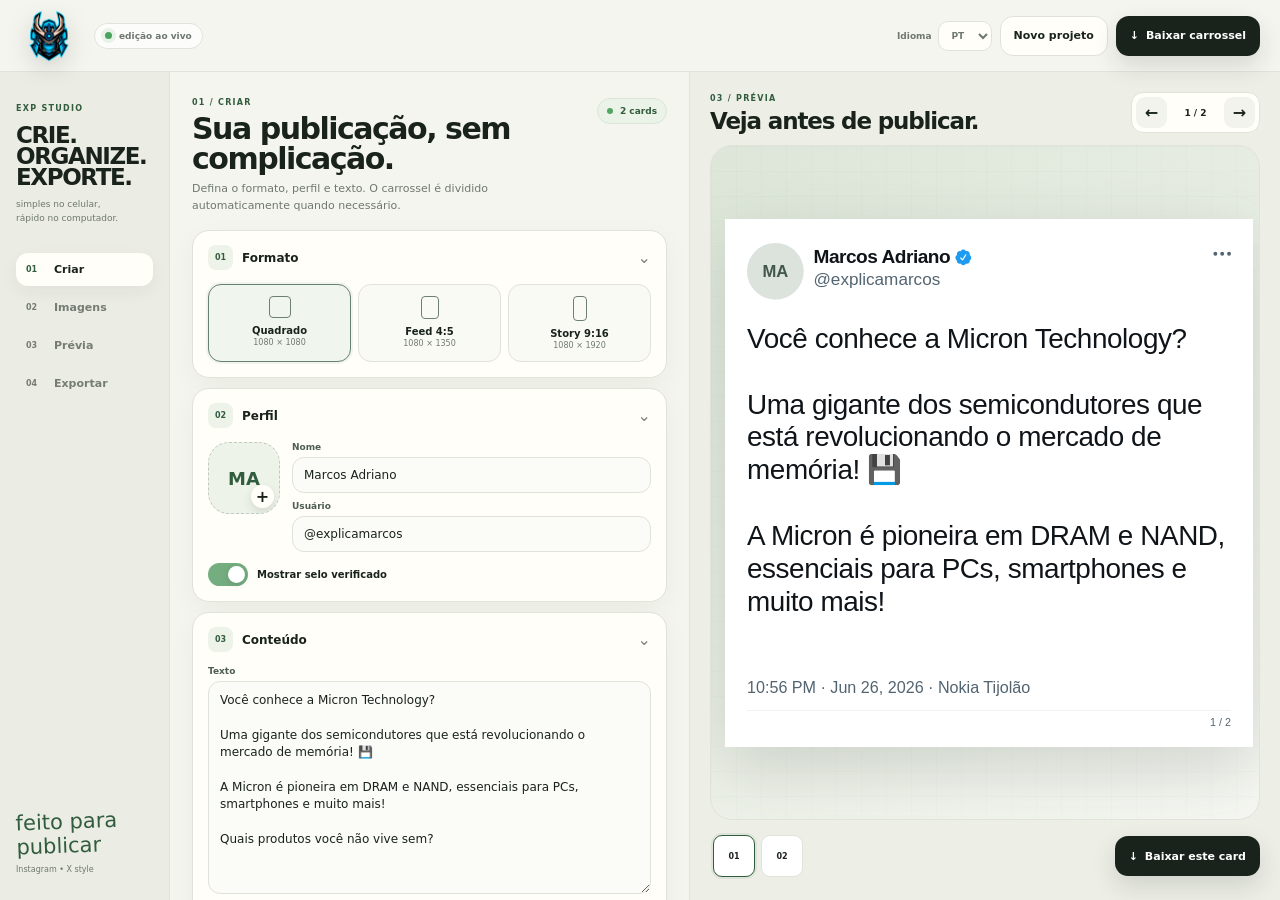
<file: index.html>
<!doctype html>
<html lang="pt-BR">
<head>
  <meta charset="utf-8">
  <meta name="viewport" content="width=device-width,initial-scale=1,viewport-fit=cover">
  <meta name="theme-color" content="#f4f5ee">
  <title>Explica Studio Ultra V14 — Carrosséis estilo X</title>
  <meta name="description" content="Crie posts e carrosséis estilo X para Instagram, com imagens por card e exportação em alta resolução.">
  <link rel="icon" type="image/png" sizes="32x32" href="assets/favicon/logo32.png">
  <link rel="icon" type="image/png" sizes="16x16" href="assets/favicon/logo16.png">
  <link rel="shortcut icon" href="assets/favicon/favicon.ico">
  <link rel="apple-touch-icon" href="assets/favicon/logo192.png">
  <link rel="stylesheet" href="css/style.css?v=14.0.0">
</head>
<body>
  <div class="app">
    <header class="topbar">
      <button class="brand brand-logo-only" type="button" id="brandBtn" aria-label="Explica Studio">
        <span class="brand-icon"><img src="assets/logo.png?v=14.0.0" alt="Explica Studio"></span>
      </button>
      <div class="topbar-status">
        <span class="live-dot"></span><span data-i18n="autosave">edição ao vivo</span>
      </div>
      <div class="topbar-actions desktop-only">
        <label class="mini-select"><span data-i18n="language">Idioma</span><select id="languageSelect"><option value="pt-BR">PT</option><option value="en">EN</option><option value="es">ES</option><option value="fr">FR</option><option value="de">DE</option></select></label>
        <button class="btn btn-light" id="resetBtn" type="button" data-i18n="newProject">Novo projeto</button>
        <button class="btn btn-dark" id="downloadAllTopBtn" type="button"><span>↓</span><span data-i18n="downloadAll">Baixar carrossel</span></button>
      </div>
    </header>

    <main class="workspace" id="workspace">
      <aside class="rail desktop-only" aria-label="Seções">
        <div class="rail-intro"><small>EXP STUDIO</small><strong>CRIE.<br>ORGANIZE.<br>EXPORTE.</strong><em>simples no celular,<br>rápido no computador.</em></div>
        <nav class="rail-nav">
          <button class="rail-link active" data-view="create" type="button"><b>01</b><span data-i18n="create">Criar</span></button>
          <button class="rail-link" data-view="images" type="button"><b>02</b><span data-i18n="images">Imagens</span></button>
          <button class="rail-link" data-view="preview" type="button"><b>03</b><span data-i18n="preview">Prévia</span></button>
          <button class="rail-link" data-view="export" type="button"><b>04</b><span data-i18n="export">Exportar</span></button>
        </nav>
        <div class="rail-foot"><span class="scribble">feito para publicar</span><small>Instagram • X style</small></div>
      </aside>

      <section class="editor-area app-view active" data-view-panel="create">
        <div class="view-heading">
          <div><span class="kicker">01 / CRIAR</span><h1 data-i18n="createTitle">Sua publicação, sem complicação.</h1><p data-i18n="createLead">Defina o formato, perfil e texto. O carrossel é dividido automaticamente quando necessário.</p></div>
          <span class="step-badge"><i></i><span id="slideCountBadge">1 card</span></span>
        </div>

        <section class="card section-card" id="formatCard">
          <button class="section-head" type="button" data-collapse="formatBody"><span><b>01</b><strong data-i18n="format">Formato</strong></span><i>⌄</i></button>
          <div class="section-body" id="formatBody">
            <div class="format-picker">
              <button class="format-btn active" data-format="square" type="button"><i class="ratio square"></i><span><strong data-i18n="square">Quadrado</strong><small>1080 × 1080</small></span></button>
              <button class="format-btn" data-format="portrait" type="button"><i class="ratio portrait"></i><span><strong>Feed 4:5</strong><small>1080 × 1350</small></span></button>
              <button class="format-btn" data-format="story" type="button"><i class="ratio story"></i><span><strong>Story 9:16</strong><small>1080 × 1920</small></span></button>
            </div>
          </div>
        </section>

        <section class="card section-card" id="profileCard">
          <button class="section-head" type="button" data-collapse="profileBody"><span><b>02</b><strong data-i18n="profile">Perfil</strong></span><i>⌄</i></button>
          <div class="section-body" id="profileBody">
            <div class="profile-grid">
              <label class="avatar-picker"><input id="avatarInput" type="file" accept="image/*"><span id="avatarEditor"><b>MA</b></span><em>+</em></label>
              <div class="form-stack">
                <label class="field"><span data-i18n="name">Nome</span><input id="nameInput" value="Marcos Adriano" maxlength="42"></label>
                <label class="field"><span data-i18n="handle">Usuário</span><input id="handleInput" value="@explicamarcos" maxlength="42"></label>
              </div>
            </div>
            <label class="toggle-row"><input id="verifiedInput" type="checkbox" checked><span class="toggle"></span><span data-i18n="verified">Mostrar selo verificado</span></label>
          </div>
        </section>

        <section class="card section-card" id="contentCard">
          <button class="section-head" type="button" data-collapse="contentBody"><span><b>03</b><strong data-i18n="content">Conteúdo</strong></span><i>⌄</i></button>
          <div class="section-body" id="contentBody">
            <label class="field"><span data-i18n="text">Texto</span><textarea id="bodyInput" rows="11">Você conhece a Micron Technology?

Uma gigante dos semicondutores que está revolucionando o mercado de memória! 💾

A Micron é pioneira em DRAM e NAND, essenciais para PCs, smartphones e muito mais!

Quais produtos você não vive sem?</textarea><small class="field-meta"><span><b id="charCount">0</b> <span data-i18n="characters">caracteres</span></span><span><b id="slideEstimate">1</b> <span data-i18n="cards">card(s)</span></span></small><small class="card-rule-hint card-capacity" id="capacityHint">≈ 10 linhas úteis por card neste formato</small></label>
            <div class="grid-2"><label class="field"><span data-i18n="time">Horário</span><input id="timeInput" value="10:56 PM"></label><label class="field"><span data-i18n="date">Data</span><input id="dateInput" value="Jun 26, 2026"></label></div>
            <label class="field"><span data-i18n="source">Fonte / dispositivo</span><input id="sourceInput" value="Nokia Tijolão"></label>
          </div>
        </section>

        <section class="card section-card" id="styleCard">
          <button class="section-head" type="button" data-collapse="styleBody"><span><b>04</b><strong data-i18n="appearance">Aparência</strong></span><i>⌄</i></button>
          <div class="section-body" id="styleBody">
            <div class="preset-grid">
              <button class="preset active" data-preset="classic" type="button"><i class="preset-swatch classic"></i><span><strong>X Clássico</strong><small data-i18n="classicHint">limpo e direto</small></span></button>
              <button class="preset" data-preset="explica" type="button"><i class="preset-swatch explica"></i><span><strong>Explica</strong><small data-i18n="explicaHint">verde editorial</small></span></button>
              <button class="preset" data-preset="night" type="button"><i class="preset-swatch night"></i><span><strong data-i18n="night">Noturno</strong><small data-i18n="nightHint">alto contraste</small></span></button>
            </div>
            <div class="grid-2 compact-grid">
              <label class="field"><span data-i18n="font">Fonte</span><select id="fontSelect"><option value="x">X / Sans</option><option value="system">Sistema</option><option value="rounded">Arredondada</option><option value="serif">Serif editorial</option></select></label>
              <label class="field"><span data-i18n="fontSize">Tamanho do texto</span><input id="fontSizeInput" type="range" min="42" max="74" value="57"><small class="range-value"><b id="fontSizeValue">57</b> px</small></label>
            </div>
            <details class="advanced"><summary data-i18n="advanced">Ajustes avançados</summary><div class="advanced-body">
              <div class="colors"><label><span data-i18n="canvas">Fundo</span><input id="canvasColor" type="color" value="#ffffff"></label><label><span data-i18n="cardColor">Card</span><input id="cardColor" type="color" value="#ffffff"></label><label><span data-i18n="textColor">Texto</span><input id="textColor" type="color" value="#0f1419"></label><label><span data-i18n="muted">Secundário</span><input id="mutedColor" type="color" value="#536471"></label></div>
              <div class="grid-2"><label class="field"><span data-i18n="corners">Cantos</span><input id="radiusInput" type="range" min="0" max="48" value="0"></label><label class="field"><span data-i18n="shadow">Sombra</span><input id="shadowInput" type="range" min="0" max="60" value="0"></label></div>
            </div></details>
          </div>
        </section>

        <div class="mobile-create-actions mobile-only"><button class="btn btn-light" type="button" data-mobile-view="images" data-i18n="manageImages">Gerenciar imagens</button><button class="btn btn-dark" type="button" data-mobile-view="preview" data-i18n="seePreview">Ver prévia</button></div>
      </section>

      <section class="images-area app-view" data-view-panel="images">
        <div class="view-heading"><div><span class="kicker">02 / IMAGENS</span><h2 data-i18n="imagesTitle">Uma imagem para cada card.</h2><p data-i18n="imagesLead">Adicione uma imagem geral ou personalize cada slide do carrossel.</p></div></div>
        <section class="card default-image-card">
          <div class="image-card-head"><div><strong data-i18n="defaultImage">Imagem padrão</strong><small data-i18n="defaultImageHint">Pode aparecer no primeiro card ou em todos.</small></div><button class="text-btn" id="removeDefaultImageBtn" type="button" data-i18n="remove">Remover</button></div>
          <label class="dropzone"><input id="defaultImageInput" type="file" accept="image/*"><span class="drop-icon">▧</span><span><strong data-i18n="chooseImage">Escolher imagem</strong><small id="defaultImageName">PNG, JPG ou WEBP</small></span><em>+</em></label>
          <div class="grid-2"><label class="field"><span data-i18n="position">Posição</span><select id="imageLayoutSelect"><option value="below" data-i18n-option="below">Abaixo do texto</option><option value="side" data-i18n-option="side">Ao lado do texto</option></select></label><label class="field"><span data-i18n="applyImage">Aplicar</span><select id="defaultImageMode"><option value="first" data-i18n-option="first">Somente no 1º card</option><option value="all" data-i18n-option="all">Em todos os cards</option></select></label></div>
        </section>
        <div class="cards-manager-head"><div><strong data-i18n="carouselCards">Cards do carrossel</strong><small data-i18n="carouselImagesHint">Toque em um card para trocar sua imagem.</small></div><span id="managerCount">1</span></div>
        <div class="cards-manager" id="cardsManager"></div>
      </section>

      <section class="preview-area app-view" data-view-panel="preview">
        <div class="preview-head">
          <div><span class="kicker">03 / PRÉVIA</span><h2 data-i18n="previewTitle">Veja antes de publicar.</h2></div>
          <div class="pager"><button id="prevBtn" type="button">←</button><strong id="pagerText">1 / 1</strong><button id="nextBtn" type="button">→</button></div>
        </div>
        <div class="preview-stage" id="previewStage"><div class="stage-grid"></div><div class="canvas-wrap" id="canvasWrap">
          <article class="social-canvas format-square" id="socialCanvas">
            <div class="post-card">
              <header class="post-header"><div class="avatar" id="previewAvatar"><span>MA</span><img id="previewAvatarImg" alt=""></div><div class="profile-copy"><div class="name-line"><strong id="previewName">Marcos Adriano</strong><span class="verified" id="verifiedBadge" aria-label="Verificado"><svg viewBox="0 0 24 24" fill="currentColor"><path d="M22.5 12.5c0-1.58-.875-2.95-2.148-3.6.154-.435.238-.905.238-1.4 0-2.21-1.71-3.998-3.818-3.998-.47 0-.92.084-1.336.25C14.818 2.415 13.51 1.5 12 1.5s-2.816.917-3.437 2.25c-.415-.165-.866-.25-1.336-.25-2.11 0-3.818 1.79-3.818 4 0 .494.083.964.237 1.4-1.272.65-2.147 2.018-2.147 3.6 0 1.495.782 2.798 1.942 3.486-.02.17-.032.34-.032.514 0 2.21 1.708 4 3.818 4 .47 0 .92-.086 1.335-.25.62 1.334 1.926 2.25 3.437 2.25 1.512 0 2.818-.916 3.437-2.25.415.163.865.248 1.336.248 2.11 0 3.818-1.79 3.818-4 0-.174-.012-.344-.033-.513 1.158-.687 1.943-1.99 1.943-3.484zm-6.616-3.334-4.334 6.5c-.145.217-.382.334-.625.334-.143 0-.288-.04-.416-.126l-.115-.094-2.415-2.415c-.293-.293-.293-.768 0-1.06s.768-.294 1.06 0l1.77 1.767 3.825-5.74c.23-.345.696-.436 1.04-.207.346.23.44.696.21 1.04z"/></svg></span></div><span id="previewHandle">@explicamarcos</span></div><div class="more"><i></i><i></i><i></i></div></header>
              <main class="post-main" id="postMain"><div class="post-text" id="previewBody"></div><figure class="post-media hidden" id="mediaFrame"><img id="previewImage" alt="Imagem da publicação"></figure></main>
              <footer class="post-footer"><div class="meta"><span id="previewTime">10:56 PM</span><span>·</span><span id="previewDate">Jun 26, 2026</span><span>·</span><span id="previewSource">Nokia Tijolão</span></div><div class="divider"></div><div class="slide-number" id="slideNumber"></div></footer>
            </div>
          </article>
        </div></div>
        <div class="preview-bottom"><div class="mini-thumbs" id="miniThumbs"></div><button class="btn btn-dark" id="downloadCurrentBtn" type="button"><span>↓</span><span data-i18n="downloadCurrent">Baixar este card</span></button></div>
      </section>

      <section class="export-area app-view" data-view-panel="export">
        <div class="view-heading"><div><span class="kicker">04 / EXPORTAR</span><h2 data-i18n="exportTitle">Pronto para publicar.</h2><p data-i18n="exportLead">Escolha a qualidade e baixe um card ou o carrossel completo.</p></div></div>
        <section class="card export-card">
          <div class="export-summary"><div><span data-i18n="format">Formato</span><strong id="exportFormat">1080 × 1080</strong></div><div><span data-i18n="totalCards">Cards</span><strong id="exportCards">1</strong></div></div>
          <label class="field"><span data-i18n="quality">Qualidade</span><select id="qualitySelect"><option value="native">HD · tamanho original</option><option value="2160">2K · lado maior 2160 px</option><option value="3840">4K · lado maior 3840 px</option><option value="7680">8K · lado maior 7680 px</option></select><small class="quality-hint" id="qualityHint">1080 × 1080 px</small></label>
          <div class="export-buttons"><button class="btn btn-light big" id="downloadCurrentExportBtn" type="button"><span>↓</span><span data-i18n="downloadCurrent">Baixar este card</span></button><button class="btn btn-dark big" id="downloadAllBtn" type="button"><span>↓</span><span data-i18n="downloadAll">Baixar carrossel</span></button></div>
          <small class="export-note" data-i18n="exportNote">4K e 8K podem levar mais tempo em celulares com pouca memória.</small>
        </section>
      </section>
    </main>

    <nav class="bottom-nav mobile-only" aria-label="Navegação">
      <button class="bottom-link active" data-mobile-view="create" type="button"><span>✦</span><b data-i18n="create">Criar</b></button>
      <button class="bottom-link" data-mobile-view="images" type="button"><span>▧</span><b data-i18n="images">Imagens</b></button>
      <button class="bottom-link" data-mobile-view="preview" type="button"><span>◉</span><b data-i18n="preview">Prévia</b></button>
      <button class="bottom-link" data-mobile-view="export" type="button"><span>↓</span><b data-i18n="export">Exportar</b></button>
    </nav>
  </div>
  <div class="toast" id="toast"></div>
  <input id="cardImageInput" type="file" accept="image/*" hidden>
  <script src="js/html2canvas.min.js?v=13"></script>
  <script src="js/app.js?v=14.0.0"></script>
</body>
</html>
</file>
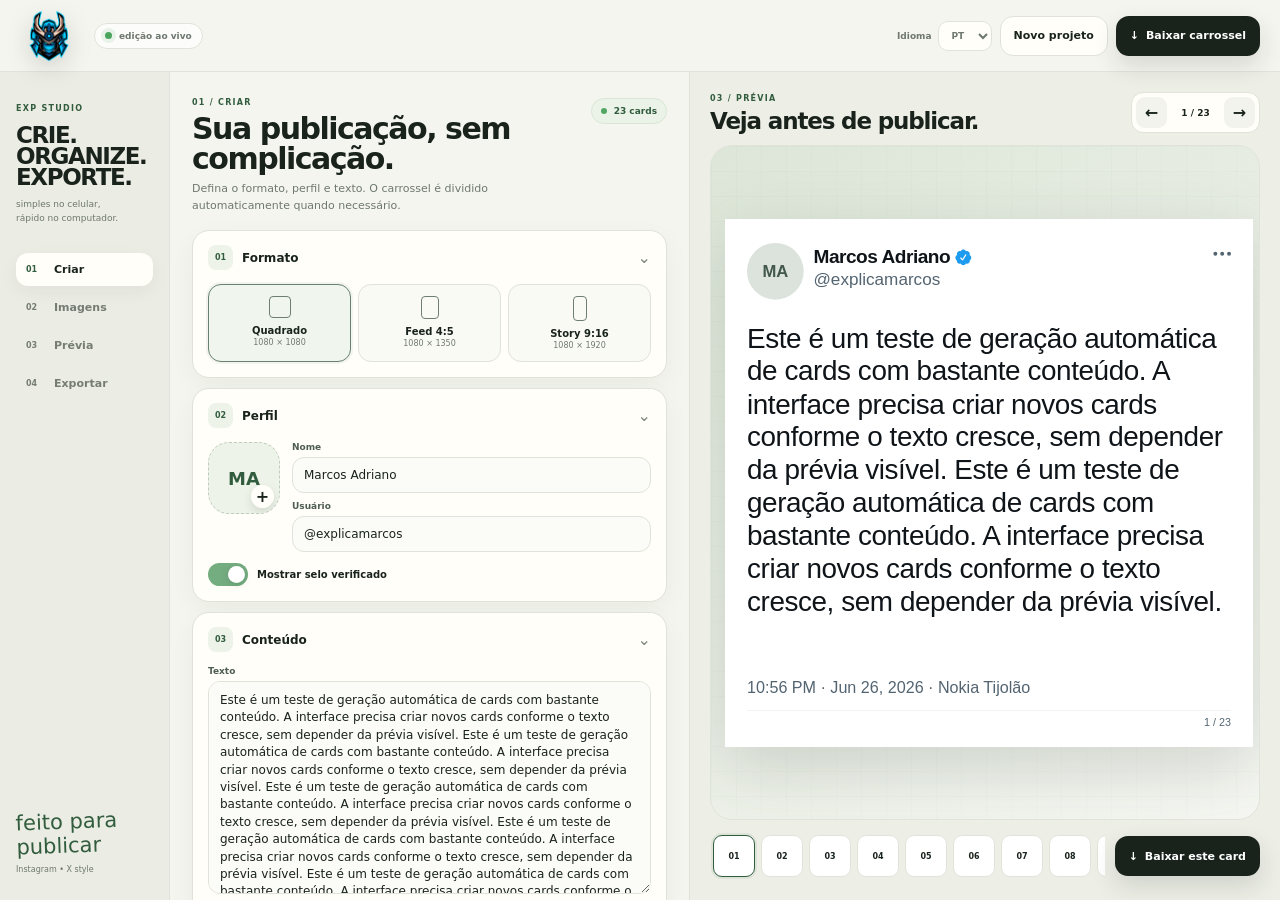
<file: test-nofont.html>
<!doctype html>
<html lang="pt-BR">
<head>
  <meta charset="utf-8">
  <meta name="viewport" content="width=device-width,initial-scale=1,viewport-fit=cover">
  <meta name="theme-color" content="#f4f5ee">
  <title>Explica Studio Ultra V13 — Carrosséis estilo X</title>
  <meta name="description" content="Crie posts e carrosséis estilo X para Instagram, com imagens por card e exportação em alta resolução.">
  <link rel="icon" type="image/png" sizes="32x32" href="assets/favicon/logo32.png">
  <link rel="icon" type="image/png" sizes="16x16" href="assets/favicon/logo16.png">
  <link rel="shortcut icon" href="assets/favicon/favicon.ico">
  <link rel="apple-touch-icon" href="assets/favicon/logo192.png">
  
  
  
  <link rel="stylesheet" href="css/style.css?v=13">
</head>
<body>
  <div class="app">
    <header class="topbar">
      <button class="brand brand-logo-only" type="button" id="brandBtn" aria-label="Explica Studio">
        <span class="brand-icon"><img src="assets/logo.png?v=12" alt="Explica Studio"></span>
      </button>
      <div class="topbar-status">
        <span class="live-dot"></span><span data-i18n="autosave">edição ao vivo</span>
      </div>
      <div class="topbar-actions desktop-only">
        <label class="mini-select"><span data-i18n="language">Idioma</span><select id="languageSelect"><option value="pt-BR">PT</option><option value="en">EN</option><option value="es">ES</option><option value="fr">FR</option><option value="de">DE</option></select></label>
        <button class="btn btn-light" id="resetBtn" type="button" data-i18n="newProject">Novo projeto</button>
        <button class="btn btn-dark" id="downloadAllTopBtn" type="button"><span>↓</span><span data-i18n="downloadAll">Baixar carrossel</span></button>
      </div>
    </header>

    <main class="workspace" id="workspace">
      <aside class="rail desktop-only" aria-label="Seções">
        <div class="rail-intro"><small>EXP STUDIO</small><strong>CRIE.<br>ORGANIZE.<br>EXPORTE.</strong><em>simples no celular,<br>rápido no computador.</em></div>
        <nav class="rail-nav">
          <button class="rail-link active" data-view="create" type="button"><b>01</b><span data-i18n="create">Criar</span></button>
          <button class="rail-link" data-view="images" type="button"><b>02</b><span data-i18n="images">Imagens</span></button>
          <button class="rail-link" data-view="preview" type="button"><b>03</b><span data-i18n="preview">Prévia</span></button>
          <button class="rail-link" data-view="export" type="button"><b>04</b><span data-i18n="export">Exportar</span></button>
        </nav>
        <div class="rail-foot"><span class="scribble">feito para publicar</span><small>Instagram • X style</small></div>
      </aside>

      <section class="editor-area app-view active" data-view-panel="create">
        <div class="view-heading">
          <div><span class="kicker">01 / CRIAR</span><h1 data-i18n="createTitle">Sua publicação, sem complicação.</h1><p data-i18n="createLead">Defina o formato, perfil e texto. O carrossel é dividido automaticamente quando necessário.</p></div>
          <span class="step-badge"><i></i><span id="slideCountBadge">1 card</span></span>
        </div>

        <section class="card section-card" id="formatCard">
          <button class="section-head" type="button" data-collapse="formatBody"><span><b>01</b><strong data-i18n="format">Formato</strong></span><i>⌄</i></button>
          <div class="section-body" id="formatBody">
            <div class="format-picker">
              <button class="format-btn active" data-format="square" type="button"><i class="ratio square"></i><span><strong data-i18n="square">Quadrado</strong><small>1080 × 1080</small></span></button>
              <button class="format-btn" data-format="portrait" type="button"><i class="ratio portrait"></i><span><strong>Feed 4:5</strong><small>1080 × 1350</small></span></button>
              <button class="format-btn" data-format="story" type="button"><i class="ratio story"></i><span><strong>Story 9:16</strong><small>1080 × 1920</small></span></button>
            </div>
          </div>
        </section>

        <section class="card section-card" id="profileCard">
          <button class="section-head" type="button" data-collapse="profileBody"><span><b>02</b><strong data-i18n="profile">Perfil</strong></span><i>⌄</i></button>
          <div class="section-body" id="profileBody">
            <div class="profile-grid">
              <label class="avatar-picker"><input id="avatarInput" type="file" accept="image/*"><span id="avatarEditor"><b>MA</b></span><em>+</em></label>
              <div class="form-stack">
                <label class="field"><span data-i18n="name">Nome</span><input id="nameInput" value="Marcos Adriano" maxlength="42"></label>
                <label class="field"><span data-i18n="handle">Usuário</span><input id="handleInput" value="@explicamarcos" maxlength="42"></label>
              </div>
            </div>
            <label class="toggle-row"><input id="verifiedInput" type="checkbox" checked><span class="toggle"></span><span data-i18n="verified">Mostrar selo verificado</span></label>
          </div>
        </section>

        <section class="card section-card" id="contentCard">
          <button class="section-head" type="button" data-collapse="contentBody"><span><b>03</b><strong data-i18n="content">Conteúdo</strong></span><i>⌄</i></button>
          <div class="section-body" id="contentBody">
            <label class="field"><span data-i18n="text">Texto</span><textarea id="bodyInput" rows="11">Você conhece a Micron Technology?

Uma gigante dos semicondutores que está revolucionando o mercado de memória! 💾

A Micron é pioneira em DRAM e NAND, essenciais para PCs, smartphones e muito mais!

Quais produtos você não vive sem?</textarea><small class="field-meta"><span><b id="charCount">0</b> <span data-i18n="characters">caracteres</span></span><span><b id="slideEstimate">1</b> <span data-i18n="cards">card(s)</span></span></small><small class="card-rule-hint" id="cardRuleHint">≈ 10 linhas úteis por card neste formato</small><small id="capacityHint" class="field-meta card-capacity">≈ 10 linhas úteis por card neste formato</small></label>
            <div class="grid-2"><label class="field"><span data-i18n="time">Horário</span><input id="timeInput" value="10:56 PM"></label><label class="field"><span data-i18n="date">Data</span><input id="dateInput" value="Jun 26, 2026"></label></div>
            <label class="field"><span data-i18n="source">Fonte / dispositivo</span><input id="sourceInput" value="Nokia Tijolão"></label>
          </div>
        </section>

        <section class="card section-card" id="styleCard">
          <button class="section-head" type="button" data-collapse="styleBody"><span><b>04</b><strong data-i18n="appearance">Aparência</strong></span><i>⌄</i></button>
          <div class="section-body" id="styleBody">
            <div class="preset-grid">
              <button class="preset active" data-preset="classic" type="button"><i class="preset-swatch classic"></i><span><strong>X Clássico</strong><small data-i18n="classicHint">limpo e direto</small></span></button>
              <button class="preset" data-preset="explica" type="button"><i class="preset-swatch explica"></i><span><strong>Explica</strong><small data-i18n="explicaHint">verde editorial</small></span></button>
              <button class="preset" data-preset="night" type="button"><i class="preset-swatch night"></i><span><strong data-i18n="night">Noturno</strong><small data-i18n="nightHint">alto contraste</small></span></button>
            </div>
            <div class="grid-2 compact-grid">
              <label class="field"><span data-i18n="font">Fonte</span><select id="fontSelect"><option value="x">X / Helvetica</option><option value="nunito">Nunito</option><option value="system">Sistema</option><option value="serif">Serif editorial</option></select></label>
              <label class="field"><span data-i18n="fontSize">Tamanho do texto</span><input id="fontSizeInput" type="range" min="42" max="74" value="57"><small class="range-value"><b id="fontSizeValue">57</b> px</small></label>
            </div>
            <details class="advanced"><summary data-i18n="advanced">Ajustes avançados</summary><div class="advanced-body">
              <div class="colors"><label><span data-i18n="canvas">Fundo</span><input id="canvasColor" type="color" value="#ffffff"></label><label><span data-i18n="cardColor">Card</span><input id="cardColor" type="color" value="#ffffff"></label><label><span data-i18n="textColor">Texto</span><input id="textColor" type="color" value="#0f1419"></label><label><span data-i18n="muted">Secundário</span><input id="mutedColor" type="color" value="#536471"></label></div>
              <div class="grid-2"><label class="field"><span data-i18n="corners">Cantos</span><input id="radiusInput" type="range" min="0" max="48" value="0"></label><label class="field"><span data-i18n="shadow">Sombra</span><input id="shadowInput" type="range" min="0" max="60" value="0"></label></div>
            </div></details>
          </div>
        </section>

        <div class="mobile-create-actions mobile-only"><button class="btn btn-light" type="button" data-mobile-view="images" data-i18n="manageImages">Gerenciar imagens</button><button class="btn btn-dark" type="button" data-mobile-view="preview" data-i18n="seePreview">Ver prévia</button></div>
      </section>

      <section class="images-area app-view" data-view-panel="images">
        <div class="view-heading"><div><span class="kicker">02 / IMAGENS</span><h2 data-i18n="imagesTitle">Uma imagem para cada card.</h2><p data-i18n="imagesLead">Adicione uma imagem geral ou personalize cada slide do carrossel.</p></div></div>
        <section class="card default-image-card">
          <div class="image-card-head"><div><strong data-i18n="defaultImage">Imagem padrão</strong><small data-i18n="defaultImageHint">Pode aparecer no primeiro card ou em todos.</small></div><button class="text-btn" id="removeDefaultImageBtn" type="button" data-i18n="remove">Remover</button></div>
          <label class="dropzone"><input id="defaultImageInput" type="file" accept="image/*"><span class="drop-icon">▧</span><span><strong data-i18n="chooseImage">Escolher imagem</strong><small id="defaultImageName">PNG, JPG ou WEBP</small></span><em>+</em></label>
          <div class="grid-2"><label class="field"><span data-i18n="position">Posição</span><select id="imageLayoutSelect"><option value="below" data-i18n-option="below">Abaixo do texto</option><option value="side" data-i18n-option="side">Ao lado do texto</option></select></label><label class="field"><span data-i18n="applyImage">Aplicar</span><select id="defaultImageMode"><option value="first" data-i18n-option="first">Somente no 1º card</option><option value="all" data-i18n-option="all">Em todos os cards</option></select></label></div>
        </section>
        <div class="cards-manager-head"><div><strong data-i18n="carouselCards">Cards do carrossel</strong><small data-i18n="carouselImagesHint">Toque em um card para trocar sua imagem.</small></div><span id="managerCount">1</span></div>
        <div class="cards-manager" id="cardsManager"></div>
      </section>

      <section class="preview-area app-view" data-view-panel="preview">
        <div class="preview-head">
          <div><span class="kicker">03 / PRÉVIA</span><h2 data-i18n="previewTitle">Veja antes de publicar.</h2></div>
          <div class="pager"><button id="prevBtn" type="button">←</button><strong id="pagerText">1 / 1</strong><button id="nextBtn" type="button">→</button></div>
        </div>
        <div class="preview-stage" id="previewStage"><div class="stage-grid"></div><div class="canvas-wrap" id="canvasWrap">
          <article class="social-canvas format-square" id="socialCanvas">
            <div class="post-card">
              <header class="post-header"><div class="avatar" id="previewAvatar"><span>MA</span><img id="previewAvatarImg" alt=""></div><div class="profile-copy"><div class="name-line"><strong id="previewName">Marcos Adriano</strong><span class="verified" id="verifiedBadge" aria-label="Verificado"><svg viewBox="0 0 24 24" fill="currentColor"><path d="M22.5 12.5c0-1.58-.875-2.95-2.148-3.6.154-.435.238-.905.238-1.4 0-2.21-1.71-3.998-3.818-3.998-.47 0-.92.084-1.336.25C14.818 2.415 13.51 1.5 12 1.5s-2.816.917-3.437 2.25c-.415-.165-.866-.25-1.336-.25-2.11 0-3.818 1.79-3.818 4 0 .494.083.964.237 1.4-1.272.65-2.147 2.018-2.147 3.6 0 1.495.782 2.798 1.942 3.486-.02.17-.032.34-.032.514 0 2.21 1.708 4 3.818 4 .47 0 .92-.086 1.335-.25.62 1.334 1.926 2.25 3.437 2.25 1.512 0 2.818-.916 3.437-2.25.415.163.865.248 1.336.248 2.11 0 3.818-1.79 3.818-4 0-.174-.012-.344-.033-.513 1.158-.687 1.943-1.99 1.943-3.484zm-6.616-3.334-4.334 6.5c-.145.217-.382.334-.625.334-.143 0-.288-.04-.416-.126l-.115-.094-2.415-2.415c-.293-.293-.293-.768 0-1.06s.768-.294 1.06 0l1.77 1.767 3.825-5.74c.23-.345.696-.436 1.04-.207.346.23.44.696.21 1.04z"/></svg></span></div><span id="previewHandle">@explicamarcos</span></div><div class="more"><i></i><i></i><i></i></div></header>
              <main class="post-main" id="postMain"><div class="post-text" id="previewBody"></div><figure class="post-media hidden" id="mediaFrame"><img id="previewImage" alt="Imagem da publicação"></figure></main>
              <footer class="post-footer"><div class="meta"><span id="previewTime">10:56 PM</span><span>·</span><span id="previewDate">Jun 26, 2026</span><span>·</span><span id="previewSource">Nokia Tijolão</span></div><div class="divider"></div><div class="slide-number" id="slideNumber"></div></footer>
            </div>
          </article>
        </div></div>
        <div class="preview-bottom"><div class="mini-thumbs" id="miniThumbs"></div><button class="btn btn-dark" id="downloadCurrentBtn" type="button"><span>↓</span><span data-i18n="downloadCurrent">Baixar este card</span></button></div>
      </section>

      <section class="export-area app-view" data-view-panel="export">
        <div class="view-heading"><div><span class="kicker">04 / EXPORTAR</span><h2 data-i18n="exportTitle">Pronto para publicar.</h2><p data-i18n="exportLead">Escolha a qualidade e baixe um card ou o carrossel completo.</p></div></div>
        <section class="card export-card">
          <div class="export-summary"><div><span data-i18n="format">Formato</span><strong id="exportFormat">1080 × 1080</strong></div><div><span data-i18n="totalCards">Cards</span><strong id="exportCards">1</strong></div></div>
          <label class="field"><span data-i18n="quality">Qualidade</span><select id="qualitySelect"><option value="native">HD · tamanho original</option><option value="2160">2K · lado maior 2160 px</option><option value="3840">4K · lado maior 3840 px</option><option value="7680">8K · lado maior 7680 px</option></select><small class="quality-hint" id="qualityHint">1080 × 1080 px</small></label>
          <div class="export-buttons"><button class="btn btn-light big" id="downloadCurrentExportBtn" type="button"><span>↓</span><span data-i18n="downloadCurrent">Baixar este card</span></button><button class="btn btn-dark big" id="downloadAllBtn" type="button"><span>↓</span><span data-i18n="downloadAll">Baixar carrossel</span></button></div>
          <small class="export-note" data-i18n="exportNote">4K e 8K podem levar mais tempo em celulares com pouca memória.</small>
        </section>
      </section>
    </main>

    <nav class="bottom-nav mobile-only" aria-label="Navegação">
      <button class="bottom-link active" data-mobile-view="create" type="button"><span>✦</span><b data-i18n="create">Criar</b></button>
      <button class="bottom-link" data-mobile-view="images" type="button"><span>▧</span><b data-i18n="images">Imagens</b></button>
      <button class="bottom-link" data-mobile-view="preview" type="button"><span>◉</span><b data-i18n="preview">Prévia</b></button>
      <button class="bottom-link" data-mobile-view="export" type="button"><span>↓</span><b data-i18n="export">Exportar</b></button>
    </nav>
  </div>
  <div class="toast" id="toast"></div>
  <input id="cardImageInput" type="file" accept="image/*" hidden>
  <script src="js/html2canvas.min.js?v=13"></script>
  <script src="js/app.js?v=13"></script>
<script>
window.addEventListener('load',()=>{setTimeout(()=>{
 const t=document.getElementById('bodyInput');
 t.value=('Este é um teste de geração automática de cards com bastante conteúdo. A interface precisa criar novos cards conforme o texto cresce, sem depender da prévia visível. ').repeat(45);
 t.dispatchEvent(new Event('input',{bubbles:true}));
 setTimeout(()=>{
   document.body.setAttribute('data-test-cards',document.getElementById('slideEstimate').textContent);
   document.body.setAttribute('data-test-chars',document.getElementById('charCount').textContent);
   document.title='TEST-CARDS-'+document.getElementById('slideEstimate').textContent;
 },500);
},400);});
</script>
</body>
</html>
</file>
<file: css/style.css>
:root{
  --bg:#f4f5ee;--paper:#fffef9;--paper-2:#f8f8f2;--ink:#19231c;--muted:#6e786f;--line:#dfe3d9;
  --green:#315c3d;--green-2:#456f50;--lime:#dff36b;--blue:#1d9bf0;--shadow:0 16px 48px rgba(30,48,34,.08);
  --ui:system-ui,-apple-system,BlinkMacSystemFont,'Segoe UI',Roboto,Helvetica,Arial,sans-serif;--script:system-ui,-apple-system,BlinkMacSystemFont,'Segoe UI',sans-serif;
}
*{box-sizing:border-box}html{scroll-behavior:smooth}body{margin:0;min-width:320px;background:var(--bg);color:var(--ink);font-family:var(--ui);-webkit-font-smoothing:antialiased}button,input,textarea,select{font:inherit;color:inherit}button{cursor:pointer}img{max-width:100%}.mobile-only{display:none}.hidden{display:none!important}
.topbar{height:72px;position:sticky;top:0;z-index:80;display:flex;align-items:center;gap:16px;padding:0 20px;background:rgba(244,245,238,.94);border-bottom:1px solid var(--line);backdrop-filter:blur(18px)}
.brand{border:0;background:none;padding:0;display:flex;align-items:center;gap:10px;text-align:left}.brand-icon{width:40px;height:40px;border-radius:13px;overflow:hidden;box-shadow:0 8px 20px rgba(49,92,61,.16)}.brand-icon img{width:100%;height:100%;display:block}.brand-text strong{display:block;font-size:16px;font-weight:900;letter-spacing:-.035em}.brand-text small{display:block;margin-top:2px;font-size:7.5px;font-weight:900;letter-spacing:.13em;color:var(--muted)}
.topbar-status{margin-right:auto;display:flex;align-items:center;gap:7px;padding:7px 10px;border:1px solid var(--line);border-radius:999px;background:rgba(255,255,255,.65);font-size:9px;font-weight:800;color:var(--muted)}.live-dot{width:7px;height:7px;border-radius:50%;background:#4ba45d;box-shadow:0 0 0 4px rgba(75,164,93,.11)}.topbar-actions{display:flex;align-items:center;gap:8px}.mini-select{display:flex;align-items:center;gap:6px;font-size:9px;font-weight:800;color:var(--muted)}.mini-select select{border:1px solid var(--line);border-radius:10px;background:var(--paper);padding:8px 9px}
.btn{border:1px solid transparent;border-radius:13px;min-height:40px;padding:9px 13px;display:inline-flex;align-items:center;justify-content:center;gap:7px;font-weight:900;font-size:11px;transition:.15s ease}.btn:hover{transform:translateY(-1px)}.btn-light{background:var(--paper);border-color:var(--line)}.btn-dark{background:var(--ink);color:#fff;box-shadow:0 10px 24px rgba(25,35,28,.14)}.btn.big{min-height:50px;font-size:12px}.text-btn{border:0;background:none;color:var(--green);font-size:10px;font-weight:900;padding:5px}
.workspace{display:grid;grid-template-columns:170px minmax(390px,520px) minmax(430px,1fr);min-height:calc(100vh - 72px)}
.rail{position:sticky;top:72px;height:calc(100vh - 72px);padding:24px 16px;border-right:1px solid var(--line);background:#ebece4;display:flex;flex-direction:column}.rail-intro small{font-size:8px;font-weight:900;letter-spacing:.16em;color:var(--green)}.rail-intro strong{display:block;margin-top:10px;font-size:23px;line-height:.92;font-weight:900;letter-spacing:-.06em}.rail-intro em{display:block;margin-top:10px;font-style:normal;font-size:9px;line-height:1.45;color:var(--muted)}.rail-nav{display:grid;gap:5px;margin-top:28px}.rail-link{border:0;background:transparent;border-radius:12px;padding:10px;display:grid;grid-template-columns:28px 1fr;align-items:center;text-align:left;color:#747c74;font-weight:800}.rail-link b{font-size:8px}.rail-link span{font-size:11px}.rail-link.active{background:var(--paper);color:var(--ink);box-shadow:0 6px 18px rgba(30,48,34,.05)}.rail-link.active b{color:var(--green)}.rail-foot{margin-top:auto}.scribble{display:block;font-family:var(--script);font-size:21px;color:var(--green);transform:rotate(-2deg)}.rail-foot small{font-size:8px;color:var(--muted)}
.app-view{display:none;min-width:0}.app-view.active{display:block}.editor-area,.images-area,.export-area{padding:26px 22px 50px;border-right:1px solid var(--line);overflow:auto;max-height:calc(100vh - 72px)}.preview-area{position:sticky;top:72px;height:calc(100vh - 72px);padding:20px;display:none;flex-direction:column;gap:12px;overflow:hidden;background:#edefe7}.preview-area.active{display:flex}
.view-heading{display:flex;align-items:flex-start;justify-content:space-between;gap:12px;margin-bottom:16px}.kicker{display:block;font-size:8px;font-weight:900;letter-spacing:.16em;color:var(--green)}.view-heading h1,.view-heading h2,.preview-head h2{margin:7px 0 7px;font-size:30px;line-height:1;font-weight:900;letter-spacing:-.05em}.view-heading p{margin:0;max-width:440px;font-size:11px;line-height:1.5;color:var(--muted)}.step-badge{display:flex;align-items:center;gap:7px;white-space:nowrap;padding:7px 9px;border-radius:999px;background:#ebf3e8;border:1px solid #d9e6d5;font-size:9px;font-weight:900;color:var(--green)}.step-badge i{width:6px;height:6px;border-radius:50%;background:#52a562}
.card{background:var(--paper);border:1px solid var(--line);border-radius:17px;box-shadow:0 8px 26px rgba(30,48,34,.045)}.section-card{margin-bottom:10px}.section-head{width:100%;border:0;background:none;padding:14px 15px;display:flex;align-items:center;justify-content:space-between}.section-head>span{display:flex;align-items:center;gap:9px}.section-head b{width:25px;height:25px;border-radius:8px;background:#edf3e9;display:grid;place-items:center;color:var(--green);font-size:8px}.section-head strong{font-size:12px;font-weight:900}.section-head>i{font-style:normal;color:#7b857c;transition:transform .15s}.section-card.collapsed .section-head>i{transform:rotate(-90deg)}.section-card.collapsed .section-body{display:none}.section-body{padding:0 15px 15px}.format-picker{display:grid;grid-template-columns:repeat(3,1fr);gap:7px}.format-btn{border:1px solid var(--line);border-radius:13px;background:#fafaf5;padding:11px 8px;display:flex;flex-direction:column;align-items:center;gap:7px}.format-btn.active{border-color:#66816d;background:#f0f6ed;box-shadow:0 0 0 2px rgba(49,92,61,.06)}.format-btn span{text-align:center}.format-btn strong,.format-btn small{display:block}.format-btn strong{font-size:10px}.format-btn small{font-size:8px;color:var(--muted);margin-top:2px}.ratio{display:block;border:1.6px solid #6f7e72;border-radius:4px}.ratio.square{width:22px;height:22px}.ratio.portrait{width:18px;height:23px}.ratio.story{width:14px;height:25px}
.profile-grid{display:grid;grid-template-columns:72px 1fr;gap:12px;align-items:start}.avatar-picker{width:72px;height:72px;position:relative;border-radius:21px;overflow:hidden;border:1px dashed #bfcbbd;background:#edf3e9;cursor:pointer}.avatar-picker input{display:none}.avatar-picker>span{width:100%;height:100%;display:grid;place-items:center;background-size:cover;background-position:center;color:var(--green);font-size:18px;font-weight:900}.avatar-picker em{position:absolute;right:5px;bottom:5px;width:23px;height:23px;border-radius:50%;background:var(--paper);display:grid;place-items:center;font-style:normal;font-weight:900;box-shadow:0 4px 10px rgba(25,35,28,.12)}.form-stack{display:grid;gap:8px}.field{display:block;margin:0}.field>span{display:block;margin-bottom:5px;font-size:9px;font-weight:900;color:#4e5d51}.field input:not([type=range]),.field textarea,.field select{width:100%;border:1px solid var(--line);border-radius:12px;background:#fbfbf7;padding:10px 11px;outline:none;font-size:12px}.field textarea{min-height:180px;resize:vertical;line-height:1.48}.field input:focus,.field textarea:focus,.field select:focus{border-color:#6d8c74;box-shadow:0 0 0 3px rgba(49,92,61,.08)}.field-meta{display:flex;justify-content:space-between;gap:10px;margin-top:6px;font-size:9px;color:var(--muted)}.grid-2{display:grid;grid-template-columns:1fr 1fr;gap:9px}.toggle-row{display:flex;align-items:center;gap:9px;margin-top:11px;font-size:10px;font-weight:800}.toggle-row input{display:none}.toggle{width:40px;height:23px;border-radius:999px;background:#d8ddd6;position:relative;transition:.15s}.toggle::after{content:'';width:17px;height:17px;border-radius:50%;background:#fff;position:absolute;top:3px;left:3px;box-shadow:0 2px 7px rgba(0,0,0,.13);transition:.15s}.toggle-row input:checked+.toggle{background:#74ad80}.toggle-row input:checked+.toggle::after{left:20px}
.preset-grid{display:grid;grid-template-columns:repeat(3,1fr);gap:7px}.preset{border:1px solid var(--line);border-radius:13px;background:#fafaf6;padding:8px;display:flex;align-items:center;gap:8px;text-align:left}.preset.active{border-color:#66816d;box-shadow:0 0 0 2px rgba(49,92,61,.06)}.preset-swatch{width:35px;height:35px;border-radius:10px;display:block;flex:0 0 auto;position:relative}.preset-swatch::after{content:'';position:absolute;inset:8px;border-radius:5px;background:#fff;box-shadow:0 3px 7px rgba(0,0,0,.12)}.preset-swatch.classic{background:#fff;border:1px solid #e8e8e4}.preset-swatch.explica{background:#dfeee1}.preset-swatch.night{background:#141b16}.preset-swatch.night::after{background:#1d2a20}.preset strong,.preset small{display:block}.preset strong{font-size:9px}.preset small{font-size:7px;color:var(--muted)}.compact-grid{margin-top:10px}.field input[type=range]{width:100%}.range-value{display:block;font-size:9px;color:var(--muted)}.advanced{margin-top:10px;border-top:1px solid var(--line);padding-top:9px}.advanced summary{cursor:pointer;font-size:9px;font-weight:900;color:var(--green)}.advanced-body{padding-top:10px}.colors{display:grid;grid-template-columns:repeat(4,1fr);gap:7px;margin-bottom:10px}.colors label span{display:block;font-size:8px;font-weight:900;color:var(--muted);margin-bottom:4px}.colors input{width:100%;height:34px;padding:2px;border:1px solid var(--line);border-radius:9px;background:#fff}
.default-image-card{padding:15px}.image-card-head{display:flex;align-items:flex-start;justify-content:space-between;gap:10px}.image-card-head strong,.image-card-head small{display:block}.image-card-head strong{font-size:12px}.image-card-head small{font-size:9px;color:var(--muted);margin-top:2px}.dropzone{position:relative;margin:12px 0;min-height:76px;border:1px dashed #aebdaa;border-radius:14px;background:#f5f8f2;display:grid;grid-template-columns:38px 1fr auto;align-items:center;gap:10px;padding:11px;cursor:pointer}.dropzone input{position:absolute;inset:0;opacity:0;cursor:pointer}.drop-icon{width:38px;height:38px;border-radius:11px;background:#e5efdf;display:grid;place-items:center;color:var(--green);font-size:20px}.dropzone strong,.dropzone small{display:block}.dropzone strong{font-size:11px}.dropzone small{font-size:9px;color:var(--muted);margin-top:2px}.dropzone em{font-style:normal;font-size:20px;color:var(--green)}.cards-manager-head{display:flex;align-items:center;justify-content:space-between;margin:15px 2px 8px}.cards-manager-head strong,.cards-manager-head small{display:block}.cards-manager-head strong{font-size:11px}.cards-manager-head small{font-size:8px;color:var(--muted);margin-top:2px}.cards-manager-head>span{min-width:27px;height:27px;border-radius:999px;background:var(--lime);display:grid;place-items:center;font-size:9px;font-weight:900}.cards-manager{display:grid;gap:8px}.manager-card{border:1px solid var(--line);border-radius:15px;background:var(--paper);padding:9px;display:grid;grid-template-columns:74px 1fr auto;gap:10px;align-items:center}.manager-thumb{width:74px;height:74px;border-radius:11px;background:#edf0e9;overflow:hidden;display:grid;place-items:center;position:relative}.manager-thumb img{width:100%;height:100%;object-fit:cover}.manager-thumb .placeholder{font-size:23px;color:#839084}.manager-copy{min-width:0}.manager-copy strong,.manager-copy small{display:block}.manager-copy strong{font-size:10px}.manager-copy small{font-size:9px;color:var(--muted);line-height:1.35;margin-top:3px;white-space:nowrap;overflow:hidden;text-overflow:ellipsis}.manager-actions{display:grid;gap:5px}.mini-btn{border:1px solid var(--line);border-radius:9px;background:#fafaf6;padding:7px 8px;font-size:8px;font-weight:900}.mini-btn.primary{background:var(--ink);color:#fff;border-color:var(--ink)}
.preview-head{display:flex;align-items:flex-end;justify-content:space-between;gap:12px}.preview-head h2{font-size:23px;margin-bottom:0}.pager{display:flex;align-items:center;gap:6px;padding:4px;border:1px solid var(--line);border-radius:12px;background:var(--paper)}.pager button{border:0;background:#f2f3ed;width:31px;height:31px;border-radius:9px;font-weight:900}.pager strong{min-width:45px;text-align:center;font-size:9px}.preview-stage{flex:1;min-height:0;position:relative;display:grid;place-items:center;border:1px solid var(--line);border-radius:22px;overflow:hidden;background:linear-gradient(145deg,#dce5d7,#f4f5ef);padding:14px}.stage-grid{position:absolute;inset:0;opacity:.23;background-image:linear-gradient(rgba(49,92,61,.08) 1px,transparent 1px),linear-gradient(90deg,rgba(49,92,61,.08) 1px,transparent 1px);background-size:25px 25px}.canvas-wrap{position:relative;z-index:1;filter:drop-shadow(0 20px 34px rgba(27,42,31,.16))}.social-canvas{--canvas:#fff;--card:#fff;--text:#0f1419;--muted:#536471;--radius:0px;--shadow:none;--post-font:Arial,'Helvetica Neue',sans-serif;width:1080px;height:1080px;background:var(--canvas);color:var(--text);font-family:var(--post-font);overflow:hidden;transform-origin:top left}.social-canvas.format-portrait{height:1350px}.social-canvas.format-story{height:1920px}.post-card{width:100%;height:100%;padding:49px 45px 36px;background:var(--card);border-radius:var(--radius);box-shadow:var(--shadow);display:flex;flex-direction:column;overflow:hidden}.post-header{display:flex;gap:20px;align-items:flex-start}.avatar{width:116px;height:116px;border-radius:50%;overflow:hidden;background:#dbe3dc;display:grid;place-items:center;flex:0 0 auto;font-size:34px;font-weight:800;color:#42584a}.avatar img{width:100%;height:100%;object-fit:cover;display:none}.profile-copy{padding-top:9px;min-width:0}.name-line{display:flex;align-items:center;gap:8px}.name-line strong{font-size:39px;line-height:1.03;letter-spacing:-.025em;white-space:nowrap;overflow:hidden;text-overflow:ellipsis;max-width:700px}.verified{width:37px;height:37px;color:var(--blue);display:inline-grid;place-items:center;flex:0 0 auto}.verified svg{width:100%;height:100%}.profile-copy>span{display:block;margin-top:6px;color:var(--muted);font-size:35px}.more{margin-left:auto;display:flex;gap:6px;padding-top:18px}.more i{width:8px;height:8px;border-radius:50%;background:var(--muted)}.post-main{padding-top:45px;flex:1;min-height:0;display:flex;flex-direction:column}.post-main.side{display:grid;grid-template-columns:1.13fr .87fr;gap:30px;align-items:start}.post-text{font-size:57px;line-height:1.16;letter-spacing:-.022em;white-space:pre-wrap;overflow:hidden}.post-text .tag{color:var(--blue)}.post-media{margin:25px 0 0;border-radius:28px;overflow:hidden;border:1px solid rgba(15,20,25,.1);flex:1;min-height:220px;background:#eef0ed}.post-media img{width:100%;height:100%;display:block;object-fit:cover}.post-main.side .post-media{margin:0;height:100%;min-height:330px}.post-footer{padding-top:24px;margin-top:auto}.meta{display:flex;align-items:center;gap:10px;flex-wrap:wrap;color:var(--muted);font-size:33px}.divider{height:1px;background:rgba(15,20,25,.11);margin-top:28px}.slide-number{text-align:right;color:var(--muted);font-size:22px;padding-top:12px;min-height:36px}.format-portrait .post-card{padding:54px 50px 40px}.format-portrait .post-main{padding-top:55px}.format-story .post-card{padding:72px 58px 54px}.format-story .post-main{padding-top:72px}.format-story .avatar{width:130px;height:130px}.format-story .name-line strong{font-size:42px}.format-story .verified{width:40px;height:40px}.format-story .profile-copy>span{font-size:38px}.format-story .meta{font-size:37px}.preview-bottom{display:flex;align-items:center;gap:10px}.mini-thumbs{display:flex;gap:6px;overflow:auto;flex:1;padding:3px}.mini-thumb{width:42px;height:42px;border:1px solid var(--line);border-radius:9px;background:#fff;display:grid;place-items:center;font-size:8px;font-weight:900;flex:0 0 auto}.mini-thumb.active{border-color:var(--green);box-shadow:0 0 0 2px rgba(49,92,61,.08)}
.export-card{padding:16px}.export-summary{display:grid;grid-template-columns:1fr 1fr;gap:8px;margin-bottom:14px}.export-summary>div{padding:12px;border:1px solid var(--line);border-radius:12px;background:#fafaf5}.export-summary span,.export-summary strong{display:block}.export-summary span{font-size:8px;color:var(--muted);font-weight:800}.export-summary strong{font-size:14px;margin-top:4px}.quality-hint{display:block;margin-top:5px;color:var(--muted);font-size:9px}.export-buttons{display:grid;gap:8px;margin-top:15px}.export-note{display:block;margin-top:11px;font-size:8px;line-height:1.45;color:var(--muted)}
.toast{position:fixed;left:50%;bottom:24px;z-index:200;transform:translate(-50%,18px);background:var(--ink);color:#fff;padding:10px 13px;border-radius:11px;font-size:10px;font-weight:800;opacity:0;pointer-events:none;transition:.18s}.toast.show{opacity:1;transform:translate(-50%,0)}
@media(max-width:1180px){.workspace{grid-template-columns:145px minmax(360px,460px) minmax(380px,1fr)}.rail{padding:20px 12px}.rail-intro strong{font-size:20px}.editor-area,.images-area,.export-area{padding:22px 17px}.preview-area{padding:16px}.preset-grid{grid-template-columns:1fr}.preset{min-height:49px}}
@media(max-width:900px){
  body{padding-bottom:76px}.desktop-only{display:none!important}.mobile-only{display:flex}.topbar{height:60px;padding:0 11px;gap:8px}.brand-icon{width:36px;height:36px;border-radius:12px}.brand-text strong{font-size:15px}.brand-text small{font-size:6.6px;letter-spacing:.1em}.topbar-status{margin-left:auto;margin-right:0;padding:6px 8px;font-size:8px}.workspace{display:block;min-height:calc(100dvh - 60px)}
  .app-view{display:none!important}.app-view.active{display:block!important}.editor-area,.images-area,.export-area{max-height:none;border-right:0;padding:15px 10px 100px;overflow:visible}.preview-area{position:relative;top:auto;height:calc(100dvh - 60px);min-height:600px;padding:11px 9px 90px;background:#edefe7;overflow:hidden}.preview-area.active{display:flex!important}.view-heading{margin-bottom:11px}.view-heading h1,.view-heading h2{font-size:27px}.view-heading p{font-size:10px}.step-badge{padding:6px 8px;font-size:8px}.section-card{margin-bottom:8px;border-radius:15px}.section-head{padding:12px 13px}.section-body{padding:0 13px 13px}.format-picker{gap:5px}.format-btn{padding:9px 4px}.field input:not([type=range]),.field textarea,.field select{font-size:16px;padding:10px 11px}.field textarea{min-height:155px}.profile-grid{grid-template-columns:62px 1fr}.avatar-picker{width:62px;height:62px;border-radius:18px}.grid-2{gap:7px}.preset-grid{grid-template-columns:1fr 1fr 1fr}.preset{display:block;text-align:center;padding:7px}.preset-swatch{margin:0 auto 5px}.preset small{display:none}.colors{grid-template-columns:repeat(4,1fr)}.mobile-create-actions{gap:7px;position:sticky;bottom:82px;padding-top:6px;background:linear-gradient(180deg,transparent,var(--bg) 28%)}.mobile-create-actions .btn{flex:1;min-height:45px}
  .cards-manager{gap:7px}.manager-card{grid-template-columns:62px minmax(0,1fr) auto;padding:8px}.manager-thumb{width:62px;height:62px}.manager-actions{grid-template-columns:1fr;gap:4px}.mini-btn{padding:6px}.preview-head{align-items:center}.preview-head h2{font-size:18px}.preview-stage{border-radius:17px;padding:8px}.preview-bottom{display:grid;grid-template-columns:1fr auto}.preview-bottom .btn{min-width:145px}.mini-thumbs{min-width:0}.bottom-nav{position:fixed;left:8px;right:8px;bottom:max(8px,env(safe-area-inset-bottom));z-index:120;display:grid;grid-template-columns:repeat(4,1fr);gap:4px;padding:6px;border:1px solid var(--line);border-radius:19px;background:rgba(255,254,249,.96);box-shadow:0 16px 44px rgba(25,35,28,.16);backdrop-filter:blur(18px)}.bottom-link{border:0;background:transparent;border-radius:14px;min-height:52px;display:flex;flex-direction:column;align-items:center;justify-content:center;gap:2px;color:#6f786f}.bottom-link span{font-size:17px;line-height:1}.bottom-link b{font-size:8px}.bottom-link.active{background:var(--lime);color:var(--ink)}
  .export-card{padding:14px}.export-buttons .btn{min-height:52px}.toast{bottom:88px}
}
@media(max-width:520px){.topbar-status span:last-child{display:none}.topbar-status{padding:7px}.view-heading h1,.view-heading h2{font-size:24px}.format-btn strong{font-size:9px}.format-btn small{font-size:7px}.grid-2{grid-template-columns:1fr}.compact-grid{grid-template-columns:1fr}.colors{grid-template-columns:1fr 1fr}.preset-grid{grid-template-columns:repeat(3,1fr)}.manager-card{grid-template-columns:56px minmax(0,1fr)}.manager-thumb{width:56px;height:56px}.manager-actions{grid-column:1/-1;grid-template-columns:1fr 1fr}.preview-bottom{grid-template-columns:1fr}.preview-bottom .btn{width:100%}.mini-thumbs{order:2}.export-summary{grid-template-columns:1fr 1fr}}

@media(min-width:901px){.editor-area,.images-area,.export-area{grid-column:2}.preview-area{grid-column:3!important;display:flex!important}.preview-area:not(.active){display:flex!important}}


/* V10 refinements */
.brand-logo-only{padding:0;border:0;background:transparent;box-shadow:none;min-width:auto}.brand-logo-only:hover{transform:none;background:transparent}.brand-logo-only .brand-icon{width:56px;height:56px;border-radius:16px;box-shadow:0 10px 24px rgba(27,42,31,.16), inset 0 1px 0 rgba(255,255,255,.18)}
.section-card{scroll-margin-top:84px}.manager-card{transition:border-color .16s ease, box-shadow .16s ease, transform .16s ease}.manager-card:hover{border-color:rgba(49,92,61,.22);box-shadow:0 10px 24px rgba(27,42,31,.06);transform:translateY(-1px)}.preview-stage{background:linear-gradient(145deg,#dde6d8,#f6f7f2)}
@media(max-width:900px){.brand-logo-only .brand-icon{width:42px;height:42px;border-radius:13px}.topbar{justify-content:space-between}.topbar-status{margin-left:0}}

/* V11 — identidade com logo Samurai */
.brand-logo-only .brand-icon{
  background:transparent;
  overflow:visible;
  box-shadow:none;
  border-radius:0;
  width:58px;
  height:58px;
  display:grid;
  place-items:center;
}
.brand-logo-only .brand-icon img{
  width:100%;
  height:100%;
  object-fit:contain;
  filter:drop-shadow(0 7px 12px rgba(0,0,0,.15));
}
@media(max-width:900px){
  .brand-logo-only .brand-icon{width:44px;height:44px}
}


/* V12 — feedback de quebra automática */
.card-rule-hint{display:block;margin-top:6px;padding:7px 9px;border-radius:10px;background:#f3f5ee;color:#687369;font-size:8.5px;font-weight:800;letter-spacing:.01em}
#slideCountBadge{transition:transform .16s ease,background .16s ease}
@media(max-width:900px){.card-rule-hint{font-size:9px;padding:8px 10px}.field-meta{gap:8px;flex-wrap:wrap}}


/* V14 — tipografia determinística e medidor independente da prévia */
:root{
  --ui-font:system-ui,-apple-system,BlinkMacSystemFont,"Segoe UI",Roboto,Helvetica,Arial,sans-serif;
}
html,body,button,input,textarea,select{font-family:var(--ui-font)!important}
body{-webkit-font-smoothing:antialiased;text-rendering:optimizeLegibility}
.field input,.field textarea,.field select{font-weight:500;letter-spacing:0}
.field textarea{line-height:1.45}
.social-canvas{
  --post-font:Arial,"Helvetica Neue",Helvetica,sans-serif;
  --body-line:1.18;
  font-family:var(--post-font)!important;
  font-synthesis:none;
}
.post-text{
  font-family:var(--post-font)!important;
  font-weight:400;
  line-height:var(--body-line);
  letter-spacing:-.015em;
  white-space:pre-wrap;
  overflow-wrap:anywhere;
  word-break:normal;
}
.name-line strong,.profile-copy>span,.meta{font-family:var(--post-font)!important}
.name-line strong{font-weight:700}
.text-measurer{
  position:fixed!important;
  left:-100000px!important;
  top:0!important;
  z-index:-9999!important;
  visibility:hidden!important;
  pointer-events:none!important;
  box-sizing:border-box!important;
  margin:0!important;
  padding:0!important;
  border:0!important;
  white-space:pre-wrap!important;
  overflow-wrap:anywhere!important;
  word-break:normal!important;
  font-synthesis:none!important;
}
.card-rule-hint{font-variant-numeric:tabular-nums}
@media(max-width:900px){
  .field input:not([type=range]),.field textarea,.field select{font-size:16px!important}
}
</file>
